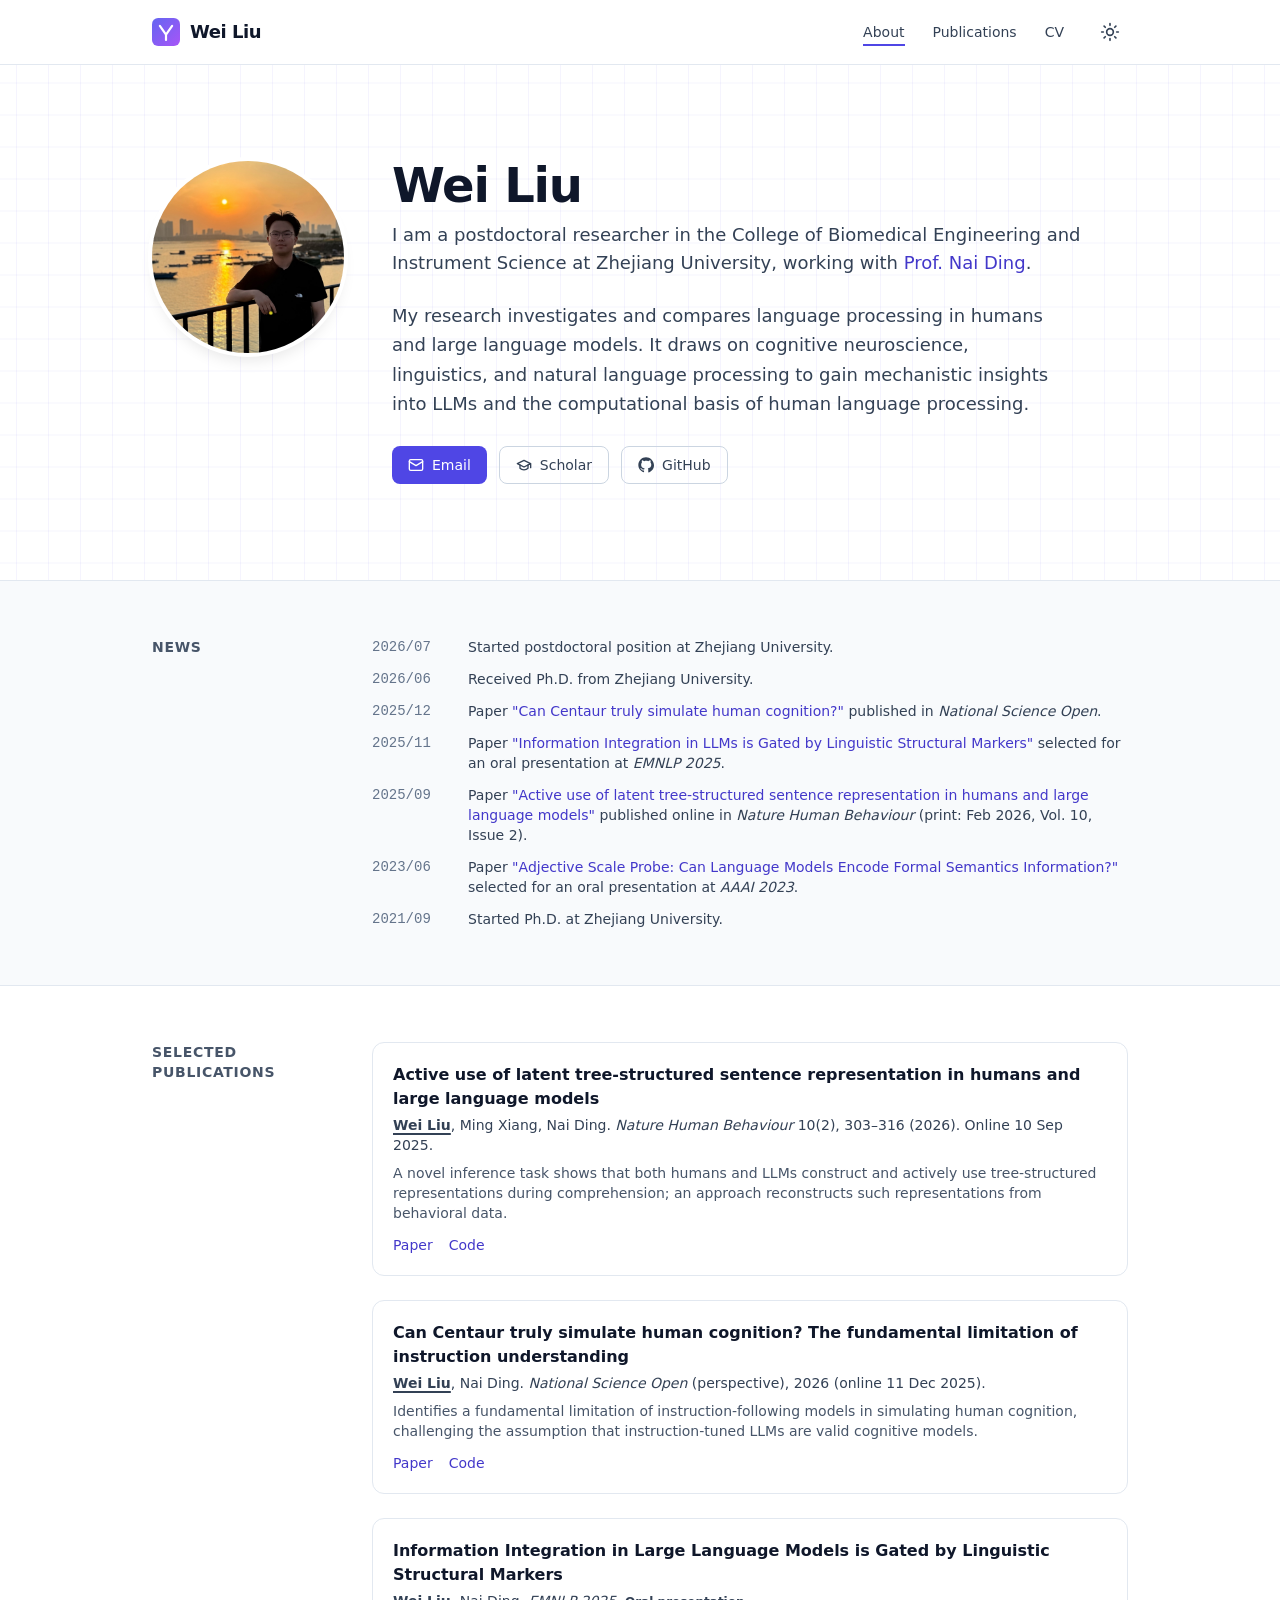
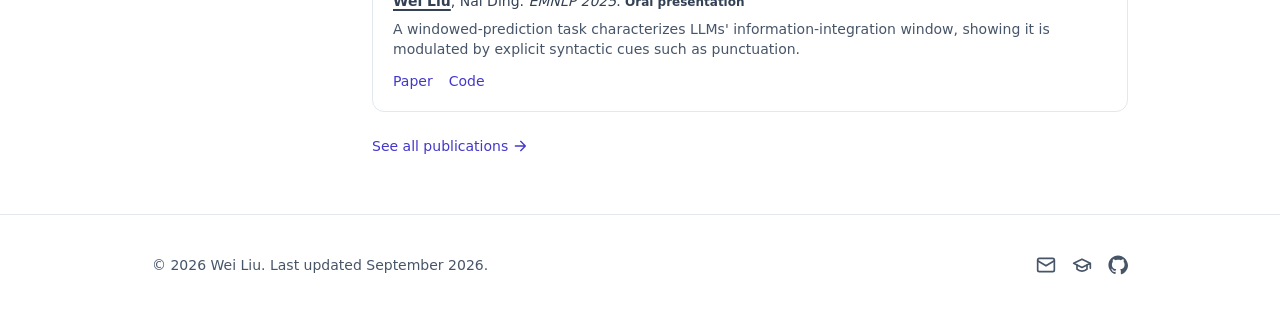
<file: index.html>
<!DOCTYPE html>
<html lang="en" class="scroll-smooth">
<head>
  <meta charset="UTF-8" />
  <meta name="viewport" content="width=device-width, initial-scale=1.0" />
  <title>Wei Liu · Postdoctoral Researcher</title>
  <meta name="description" content="Wei Liu — Postdoctoral Researcher at Zhejiang University. I study and compare how humans and large language models process language, drawing on cognitive neuroscience, linguistics, and natural language processing to understand what their similarities and differences reveal about the mechanistic interpretability of LLMs and the computational basis of human language processing." />
  <meta name="author" content="Wei Liu" />

  <link rel="canonical" href="https://y1ny.github.io/" />

  <link rel="icon" type="image/svg+xml" href="assets/favicon.svg" />
  <link rel="icon" type="image/x-icon" href="assets/favicon.ico" />
  <link rel="shortcut icon" href="assets/favicon.ico" />

  <meta property="og:type" content="profile" />
  <meta property="og:url" content="https://y1ny.github.io/" />
  <meta property="og:title" content="Wei Liu · Postdoctoral Researcher" />
  <meta property="og:description" content="I study and compare how humans and large language models process language, drawing on cognitive neuroscience, linguistics, and NLP to understand mechanistic interpretability of LLMs and the computational basis of human language processing." />
  <meta property="og:image" content="https://y1ny.github.io/assets/profile.jpg" />
  <meta property="og:locale" content="en_US" />
  <meta property="og:site_name" content="Wei Liu" />

  <meta name="twitter:card" content="summary_large_image" />
  <meta name="twitter:url" content="https://y1ny.github.io/" />
  <meta name="twitter:title" content="Wei Liu · Postdoctoral Researcher" />
  <meta name="twitter:description" content="I study and compare how humans and large language models process language, drawing on cognitive neuroscience, linguistics, and NLP to understand mechanistic interpretability of LLMs and the computational basis of human language processing." />
  <meta name="twitter:image" content="https://y1ny.github.io/assets/profile.jpg" />

  <link rel="stylesheet" href="css/tailwind.min.css" />
  <link rel="stylesheet" href="css/style.css" />

  <script type="application/ld+json">
  {
    "@context": "https://schema.org",
    "@type": "Person",
    "name": "Wei Liu",
    "jobTitle": "Postdoctoral Researcher",
    "affiliation": {
      "@type": "CollegeOrUniversity",
      "name": "Zhejiang University",
      "department": "College of Biomedical Engineering and Instrument Science"
    },
    "url": "https://y1ny.github.io/",
    "email": "mailto:liuweilwcn@foxmail.com",
    "sameAs": [
      "https://scholar.google.com/citations?user=812VLhEAAAAJ&hl=zh-CN",
      "https://github.com/y1ny"
    ]
  }
  </script>
</head>
<body class="font-sans bg-white text-slate-800 dark:bg-slate-950 dark:text-slate-200 antialiased">

  <a href="#main" class="sr-only focus:not-sr-only focus:fixed focus:top-2 focus:left-2 focus:z-[100] focus:px-3 focus:py-2 focus:rounded-md focus:bg-accent-600 focus:text-white focus:text-sm">Skip to content</a>

  <header class="sticky top-0 z-50 backdrop-blur bg-white/80 dark:bg-slate-950/80 border-b border-slate-200 dark:border-slate-800">
    <div class="max-w-5xl mx-auto px-6 h-16 flex items-center justify-between">
      <a href="index.html" class="flex items-center gap-2.5 font-bold text-lg tracking-tight" aria-label="Wei Liu — home">
        <svg viewBox="0 0 32 32" class="w-7 h-7" xmlns="http://www.w3.org/2000/svg" aria-hidden="true">
          <defs>
            <linearGradient id="logoGrad" x1="0" y1="0" x2="1" y2="1">
              <stop offset="0%" stop-color="#6366f1"/>
              <stop offset="100%" stop-color="#a855f7"/>
            </linearGradient>
          </defs>
          <rect width="32" height="32" rx="7" fill="url(#logoGrad)"/>
          <path d="M 9 9 L 16 19 L 23 9 M 16 19 L 16 25"
                stroke="white" stroke-width="2.5" fill="none"
                stroke-linecap="round" stroke-linejoin="round"/>
        </svg>
        <span class="text-slate-900 dark:text-white">Wei Liu</span>
      </a>
      <nav class="hidden md:flex items-center gap-7 text-sm font-medium" aria-label="Primary">
        <a href="index.html" class="nav-link text-slate-700 dark:text-slate-300 hover:text-accent-600 dark:hover:text-accent-400" data-nav="index.html">About</a>
        <a href="publications.html" class="nav-link text-slate-700 dark:text-slate-300 hover:text-accent-600 dark:hover:text-accent-400" data-nav="publications.html">Publications</a>
        <a href="cv.html" class="nav-link text-slate-700 dark:text-slate-300 hover:text-accent-600 dark:hover:text-accent-400" data-nav="cv.html">CV</a>
        <button id="theme-toggle" type="button" aria-label="Switch to dark mode" aria-pressed="false" title="Switch to dark mode" class="theme-btn p-2 rounded-lg hover:bg-slate-100 dark:hover:bg-slate-800 text-slate-700 dark:text-yellow-400">
          <!-- Inline sun (light mode shows). -->
          <svg id="icon-sun" class="w-5 h-5" viewBox="0 0 24 24" fill="none" stroke="currentColor" stroke-width="2" stroke-linecap="round" stroke-linejoin="round" aria-hidden="true">
            <circle cx="12" cy="12" r="4"/>
            <path d="M12 2v2M12 20v2M4.93 4.93l1.41 1.41M17.66 17.66l1.41 1.41M2 12h2M20 12h2M4.93 19.07l1.41-1.41M17.66 6.34l1.41-1.41"/>
          </svg>
          <!-- Inline moon (dark mode shows). Explicit fill so it's visible regardless of CSS currentColor. -->
          <svg id="icon-moon" class="w-5 h-5 hidden" viewBox="0 0 24 24" aria-hidden="true">
            <path d="M21 12.79A9 9 0 1 1 11.21 3 7 7 0 0 0 21 12.79z" fill="#facc15" stroke="#facc15" stroke-width="1.5" stroke-linejoin="round"/>
          </svg>
        </button>
      </nav>
      <button id="mobile-menu-btn" type="button" class="md:hidden p-2" aria-label="Open menu" aria-expanded="false" aria-controls="mobile-menu">
        <svg class="w-6 h-6" aria-hidden="true"><use href="assets/icons.svg#i-menu"/></svg>
      </button>
    </div>
    <div id="mobile-menu" class="hidden md:hidden border-t border-slate-200 dark:border-slate-800 bg-white dark:bg-slate-950">
      <div class="max-w-5xl mx-auto px-6 py-3 flex flex-col gap-3 text-sm font-medium">
        <a href="index.html" class="py-1">About</a>
        <a href="publications.html" class="py-1">Publications</a>
        <a href="cv.html" class="py-1">CV</a>
        <button id="theme-toggle-mobile" type="button" class="theme-btn text-left py-1 inline-flex items-center gap-2" aria-label="Switch to dark mode" aria-pressed="false" title="Switch to dark mode">
          <span class="theme-btn-icon-mobile inline-flex items-center justify-center w-5 h-5 text-slate-700 dark:text-yellow-400" aria-hidden="true">
            <!-- Inline sun (light) -->
            <svg class="w-5 h-5 theme-icon-sun" viewBox="0 0 24 24" fill="none" stroke="currentColor" stroke-width="2" stroke-linecap="round" stroke-linejoin="round">
              <circle cx="12" cy="12" r="4"/>
              <path d="M12 2v2M12 20v2M4.93 4.93l1.41 1.41M17.66 17.66l1.41 1.41M2 12h2M20 12h2M4.93 19.07l1.41-1.41M17.66 6.34l1.41-1.41"/>
            </svg>
            <!-- Inline moon (dark) — explicit yellow fill. -->
            <svg class="w-5 h-5 hidden theme-icon-moon" viewBox="0 0 24 24">
              <path d="M21 12.79A9 9 0 1 1 11.21 3 7 7 0 0 0 21 12.79z" fill="#facc15" stroke="#facc15" stroke-width="1.5" stroke-linejoin="round"/>
            </svg>
          </span>
          <span class="theme-btn-label">Switch to dark mode</span>
        </button>
      </div>
    </div>
  </header>

  <main id="main">

  <section class="hero-grid border-b border-slate-200 dark:border-slate-800">
    <div class="max-w-5xl mx-auto px-6 py-16 md:py-24 grid md:grid-cols-[200px_1fr] gap-10 items-start fade-in">
      <div class="flex md:justify-start justify-center">
        <img src="assets/profile.jpg" alt="Wei Liu"
             width="192" height="192"
             decoding="async" fetchpriority="high"
             class="w-44 h-44 md:w-48 md:h-48 rounded-full object-cover ring-4 ring-white dark:ring-slate-800 shadow-lg" />
      </div>
      <div>
        <h1 class="text-4xl md:text-5xl font-extrabold tracking-tight text-slate-900 dark:text-white">Wei Liu</h1>
        <p class="mt-3 text-lg text-slate-700 dark:text-slate-300">
          I am a postdoctoral researcher in the College of Biomedical Engineering and Instrument Science at Zhejiang University, working with
          <a href="https://scholar.google.com/citations?user=Q_mMDVMAAAAJ&amp;hl=zh-CN" target="_blank" rel="noopener" class="text-accent-700 dark:text-accent-400 hover:underline font-medium">Prof. Nai Ding</a>.
        </p>

        <p class="mt-6 text-lg leading-relaxed text-slate-700 dark:text-slate-300 max-w-2xl">My research investigates and compares language processing in humans and large language models. It draws on cognitive neuroscience, linguistics, and natural language processing to gain mechanistic insights into LLMs and the computational basis of human language processing.</p>

        <div class="mt-7 grid grid-cols-2 gap-2 sm:flex sm:flex-wrap sm:gap-3">
          <a href="mailto:liuweilwcn@foxmail.com" class="inline-flex items-center justify-center gap-2 px-4 py-2 rounded-lg bg-accent-600 text-white text-sm font-medium hover:bg-accent-700 transition">
            <svg class="w-4 h-4" aria-hidden="true"><use href="assets/icons.svg#i-mail"/></svg> Email
          </a>
          <a href="https://scholar.google.com/citations?user=812VLhEAAAAJ&amp;hl=zh-CN" target="_blank" rel="noopener" class="inline-flex items-center justify-center gap-2 px-4 py-2 rounded-lg border border-slate-300 dark:border-slate-700 text-sm font-medium text-slate-700 dark:text-slate-300 hover:border-accent-600 hover:text-accent-700 dark:hover:border-accent-400 dark:hover:text-accent-400 transition">
            <svg class="w-4 h-4" aria-hidden="true"><use href="assets/icons.svg#i-graduation-cap"/></svg> Scholar
          </a>
          <a href="https://github.com/y1ny" target="_blank" rel="noopener" class="inline-flex items-center justify-center gap-2 px-4 py-2 rounded-lg border border-slate-300 dark:border-slate-700 text-sm font-medium text-slate-700 dark:text-slate-300 hover:border-accent-600 hover:text-accent-700 dark:hover:border-accent-400 dark:hover:text-accent-400 transition">
            <svg class="w-4 h-4" aria-hidden="true"><use href="assets/icons.svg#i-github"/></svg> GitHub
          </a>
        </div>
      </div>
    </div>
  </section>

  <section class="border-b border-slate-200 dark:border-slate-800 bg-slate-50 dark:bg-slate-900/50">
    <div class="max-w-5xl mx-auto px-6 py-14 grid md:grid-cols-[180px_1fr] gap-10">
      <h2 class="text-sm font-semibold uppercase tracking-wider text-slate-600 dark:text-slate-400">News</h2>
      <ul class="space-y-3 max-w-3xl">
        <li class="flex gap-4 text-sm">
          <span class="text-slate-500 dark:text-slate-400 font-mono w-20 flex-shrink-0">2026/07</span>
          <span class="text-slate-700 dark:text-slate-300">Started postdoctoral position at Zhejiang University.</span>
        </li>
        <li class="flex gap-4 text-sm">
          <span class="text-slate-500 dark:text-slate-400 font-mono w-20 flex-shrink-0">2026/06</span>
          <span class="text-slate-700 dark:text-slate-300">Received Ph.D. from Zhejiang University.</span>
        </li>
        <li class="flex gap-4 text-sm">
          <span class="text-slate-500 dark:text-slate-400 font-mono w-20 flex-shrink-0">2025/12</span>
          <span class="text-slate-700 dark:text-slate-300">
            Paper <a href="https://doi.org/10.1360/nso/20250053" target="_blank" rel="noopener" class="text-accent-700 dark:text-accent-400 hover:underline">"Can Centaur truly simulate human cognition?"</a> published in <em>National Science Open</em>.
          </span>
        </li>
        <li class="flex gap-4 text-sm">
          <span class="text-slate-500 dark:text-slate-400 font-mono w-20 flex-shrink-0">2025/11</span>
          <span class="text-slate-700 dark:text-slate-300">
            Paper <a href="https://doi.org/10.18653/v1/2025.emnlp-main.351" target="_blank" rel="noopener" class="text-accent-700 dark:text-accent-400 hover:underline">"Information Integration in LLMs is Gated by Linguistic Structural Markers"</a> selected for an oral presentation at <em>EMNLP 2025</em>.
          </span>
        </li>
        <li class="flex gap-4 text-sm">
          <span class="text-slate-500 dark:text-slate-400 font-mono w-20 flex-shrink-0">2025/09</span>
          <span class="text-slate-700 dark:text-slate-300">
            Paper <a href="https://doi.org/10.1038/s41562-025-02297-0" target="_blank" rel="noopener" class="text-accent-700 dark:text-accent-400 hover:underline">"Active use of latent tree-structured sentence representation in humans and large language models"</a> published online in <em>Nature Human Behaviour</em> (print: Feb 2026, Vol. 10, Issue 2).
          </span>
        </li>
        <li class="flex gap-4 text-sm">
          <span class="text-slate-500 dark:text-slate-400 font-mono w-20 flex-shrink-0">2023/06</span>
          <span class="text-slate-700 dark:text-slate-300">
            Paper <a href="https://doi.org/10.1609/aaai.v37i11.26559" target="_blank" rel="noopener" class="text-accent-700 dark:text-accent-400 hover:underline">"Adjective Scale Probe: Can Language Models Encode Formal Semantics Information?"</a> selected for an oral presentation at <em>AAAI 2023</em>.
          </span>
        </li>
        <li class="flex gap-4 text-sm">
          <span class="text-slate-500 dark:text-slate-400 font-mono w-20 flex-shrink-0">2021/09</span>
          <span class="text-slate-700 dark:text-slate-300">Started Ph.D. at Zhejiang University.</span>
        </li>
      </ul>
    </div>
  </section>

  <section class="border-b border-slate-200 dark:border-slate-800">
    <div class="max-w-5xl mx-auto px-6 py-14 grid md:grid-cols-[180px_1fr] gap-10">
      <h2 class="text-sm font-semibold uppercase tracking-wider text-slate-600 dark:text-slate-400">Selected<br/>Publications</h2>
      <div class="space-y-6 max-w-3xl">

        <article class="pub-card p-5 rounded-xl border border-slate-200 dark:border-slate-800 hover:border-accent-600 dark:hover:border-accent-400 hover:shadow-md">
          <h3 class="font-semibold text-slate-900 dark:text-white">Active use of latent tree-structured sentence representation in humans and large language models</h3>
          <p class="mt-1 text-sm text-slate-700 dark:text-slate-300"><span class="self-name">Wei Liu</span>, Ming Xiang, Nai Ding. <span class="italic">Nature Human Behaviour</span> 10(2), 303–316 (2026). Online 10 Sep 2025.</p>
          <p class="mt-2 text-sm text-slate-600 dark:text-slate-400">A novel inference task shows that both humans and LLMs construct and actively use tree-structured representations during comprehension; an approach reconstructs such representations from behavioral data.</p>
          <div class="mt-3 flex flex-wrap gap-4 text-sm">
            <a href="https://doi.org/10.1038/s41562-025-02297-0" target="_blank" rel="noopener" class="text-accent-700 dark:text-accent-400 hover:underline">Paper</a>
            <a href="https://github.com/y1ny/WordDeletion" target="_blank" rel="noopener" class="text-accent-700 dark:text-accent-400 hover:underline">Code</a>
          </div>
        </article>

        <article class="pub-card p-5 rounded-xl border border-slate-200 dark:border-slate-800 hover:border-accent-600 dark:hover:border-accent-400 hover:shadow-md">
          <h3 class="font-semibold text-slate-900 dark:text-white">Can Centaur truly simulate human cognition? The fundamental limitation of instruction understanding</h3>
          <p class="mt-1 text-sm text-slate-700 dark:text-slate-300"><span class="self-name">Wei Liu</span>, Nai Ding. <span class="italic">National Science Open</span> (perspective), 2026 (online 11 Dec 2025).</p>
          <p class="mt-2 text-sm text-slate-600 dark:text-slate-400">Identifies a fundamental limitation of instruction-following models in simulating human cognition, challenging the assumption that instruction-tuned LLMs are valid cognitive models.</p>
          <div class="mt-3 flex flex-wrap gap-4 text-sm">
            <a href="https://doi.org/10.1360/nso/20250053" target="_blank" rel="noopener" class="text-accent-700 dark:text-accent-400 hover:underline">Paper</a>
            <a href="https://github.com/y1ny/centaur-evaluation" target="_blank" rel="noopener" class="text-accent-700 dark:text-accent-400 hover:underline">Code</a>
          </div>
        </article>

        <article class="pub-card p-5 rounded-xl border border-slate-200 dark:border-slate-800 hover:border-accent-600 dark:hover:border-accent-400 hover:shadow-md">
          <h3 class="font-semibold text-slate-900 dark:text-white">Information Integration in Large Language Models is Gated by Linguistic Structural Markers</h3>
          <p class="mt-1 text-sm text-slate-700 dark:text-slate-300"><span class="self-name">Wei Liu</span>, Nai Ding. <span class="italic">EMNLP 2025</span>. <span class="oral-tag inline-block ml-1 px-2 py-0.5 rounded text-xs font-semibold bg-accent-100 text-accent-800 dark:bg-accent-900/40 dark:text-accent-200 align-middle">Oral presentation</span></p>
          <p class="mt-2 text-sm text-slate-600 dark:text-slate-400">A windowed-prediction task characterizes LLMs' information-integration window, showing it is modulated by explicit syntactic cues such as punctuation.</p>
          <div class="mt-3 flex flex-wrap gap-4 text-sm">
            <a href="https://aclanthology.org/2025.emnlp-main.351/" target="_blank" rel="noopener" class="text-accent-700 dark:text-accent-400 hover:underline">Paper</a>
            <a href="https://github.com/y1ny/IntegrationWindow" target="_blank" rel="noopener" class="text-accent-700 dark:text-accent-400 hover:underline">Code</a>
          </div>
        </article>

        <a href="publications.html" class="inline-flex items-center gap-1 text-sm text-accent-700 dark:text-accent-400 hover:underline">
          See all publications <svg class="w-4 h-4" aria-hidden="true"><use href="assets/icons.svg#i-arrow-right"/></svg>
        </a>
      </div>
    </div>
  </section>

  </main>

  <footer class="py-10">
    <div class="max-w-5xl mx-auto px-6 flex flex-col sm:flex-row justify-between items-start sm:items-center gap-4 text-sm text-slate-600 dark:text-slate-400">
      <p>© 2026 Wei Liu. Last updated September 2026.</p>
      <div class="flex gap-4">
        <a href="mailto:liuweilwcn@foxmail.com" class="hover:text-accent-700 dark:hover:text-accent-400" aria-label="Email"><svg class="w-5 h-5" aria-hidden="true"><use href="assets/icons.svg#i-mail"/></svg></a>
        <a href="https://scholar.google.com/citations?user=812VLhEAAAAJ&amp;hl=zh-CN" target="_blank" rel="noopener" class="hover:text-accent-700 dark:hover:text-accent-400" aria-label="Google Scholar"><svg class="w-5 h-5" aria-hidden="true"><use href="assets/icons.svg#i-graduation-cap"/></svg></a>
        <a href="https://github.com/y1ny" target="_blank" rel="noopener" class="hover:text-accent-700 dark:hover:text-accent-400" aria-label="GitHub"><svg class="w-5 h-5" aria-hidden="true"><use href="assets/icons.svg#i-github"/></svg></a>
      </div>
    </div>
  </footer>

  <script src="js/main.js"></script>
</body>
</html>
</file>
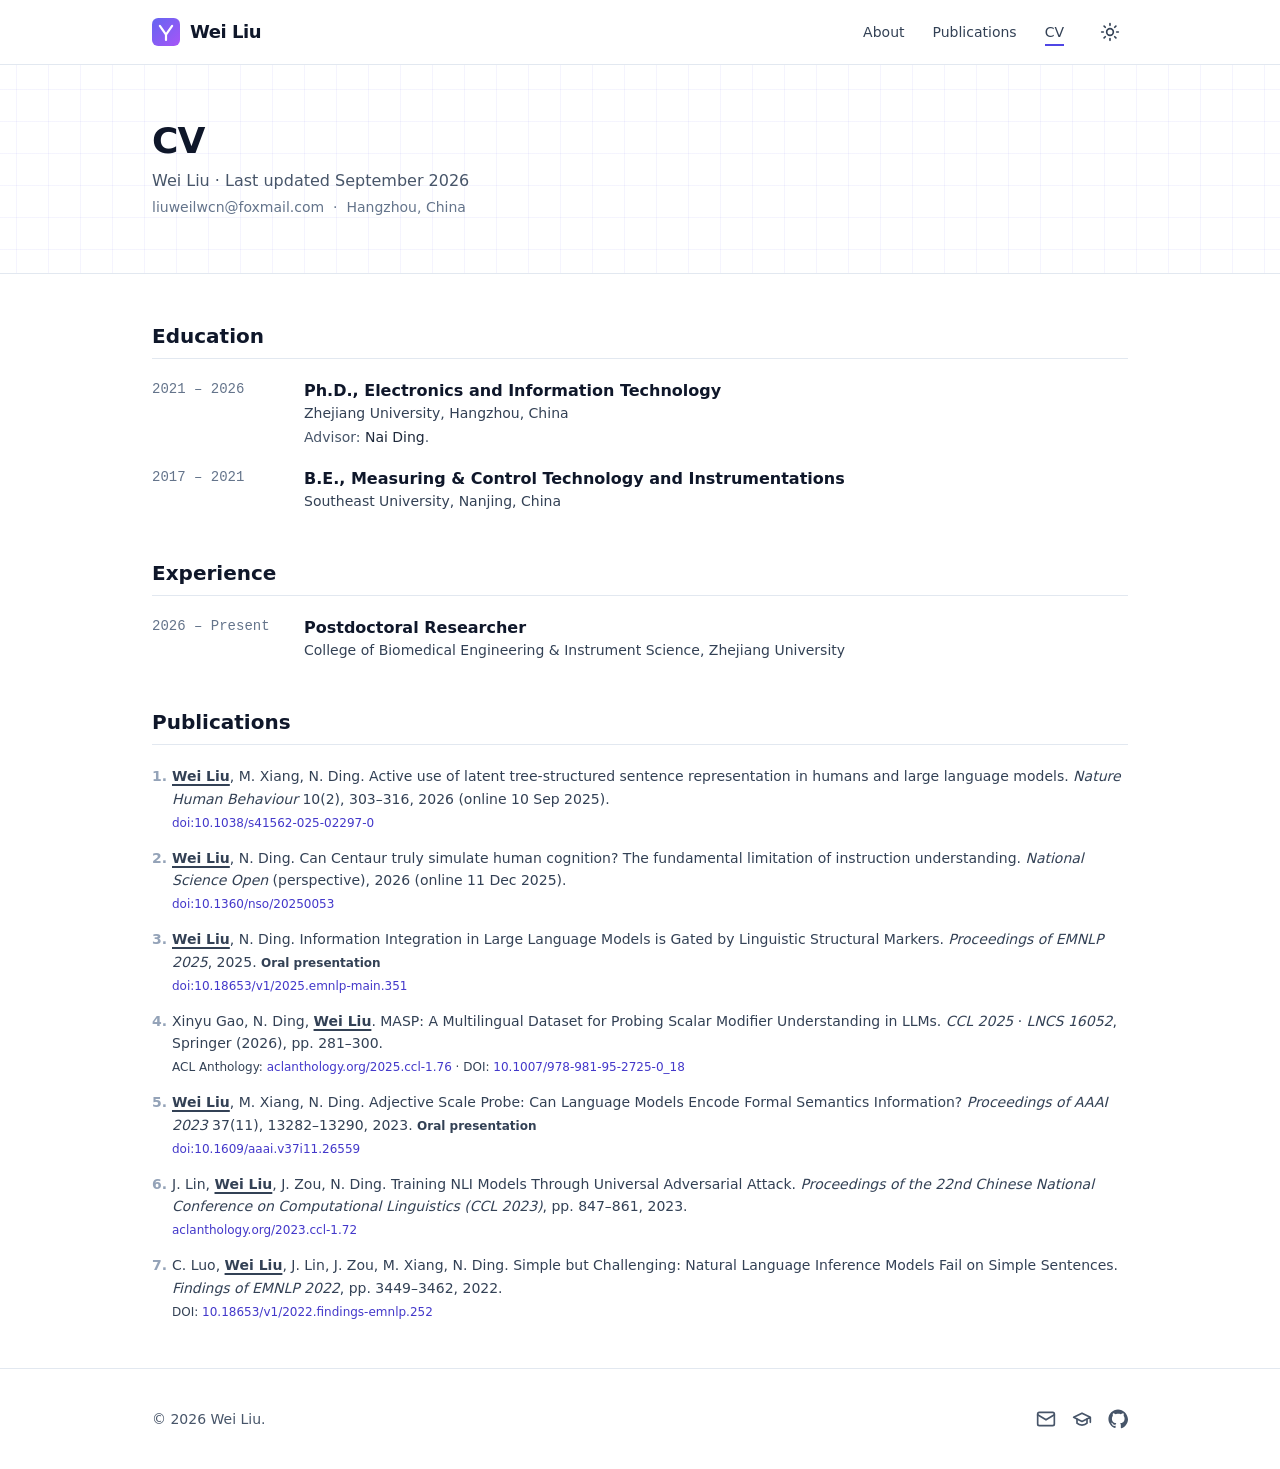
<file: cv.html>
<!DOCTYPE html>
<html lang="en" class="scroll-smooth">
<head>
  <meta charset="UTF-8" />
  <meta name="viewport" content="width=device-width, initial-scale=1.0" />
  <title>CV · Wei Liu</title>
  <meta name="description" content="CV of Wei Liu — Postdoctoral Researcher at Zhejiang University. Education, experience, and seven peer-reviewed publications in mechanistic interpretability of LLMs and computational modeling of human language processing." />
  <meta name="author" content="Wei Liu" />

  <link rel="canonical" href="https://y1ny.github.io/cv.html" />

  <link rel="icon" type="image/svg+xml" href="assets/favicon.svg" />
  <link rel="icon" type="image/x-icon" href="assets/favicon.ico" />
  <link rel="shortcut icon" href="assets/favicon.ico" />

  <meta property="og:type" content="profile" />
  <meta property="og:url" content="https://y1ny.github.io/cv.html" />
  <meta property="og:title" content="CV · Wei Liu" />
  <meta property="og:description" content="CV of Wei Liu — Postdoctoral Researcher at Zhejiang University." />
  <meta property="og:image" content="https://y1ny.github.io/assets/profile.jpg" />
  <meta property="og:locale" content="en_US" />
  <meta property="og:site_name" content="Wei Liu" />

  <meta name="twitter:card" content="summary_large_image" />
  <meta name="twitter:url" content="https://y1ny.github.io/cv.html" />
  <meta name="twitter:title" content="CV · Wei Liu" />
  <meta name="twitter:description" content="CV of Wei Liu — Postdoctoral Researcher at Zhejiang University." />
  <meta name="twitter:image" content="https://y1ny.github.io/assets/profile.jpg" />

  <link rel="stylesheet" href="css/tailwind.min.css" />
  <link rel="stylesheet" href="css/style.css" />

  <script type="application/ld+json">
  {
    "@context": "https://schema.org",
    "@type": "Person",
    "name": "Wei Liu",
    "jobTitle": "Postdoctoral Researcher",
    "affiliation": {
      "@type": "CollegeOrUniversity",
      "name": "Zhejiang University",
      "department": "College of Biomedical Engineering and Instrument Science"
    },
    "url": "https://y1ny.github.io/",
    "email": "mailto:liuweilwcn@foxmail.com",
    "sameAs": [
      "https://scholar.google.com/citations?user=812VLhEAAAAJ&hl=zh-CN",
      "https://github.com/y1ny"
    ],
    "alumniOf": [
      { "@type": "CollegeOrUniversity", "name": "Zhejiang University" },
      { "@type": "CollegeOrUniversity", "name": "Southeast University" }
    ]
  }
  </script>

</head>
<body class="font-sans bg-white text-slate-800 dark:bg-slate-950 dark:text-slate-200 antialiased">

  <a href="#main" class="sr-only focus:not-sr-only focus:fixed focus:top-2 focus:left-2 focus:z-[100] focus:px-3 focus:py-2 focus:rounded-md focus:bg-accent-600 focus:text-white focus:text-sm">Skip to content</a>

  <header class="sticky top-0 z-50 backdrop-blur bg-white/80 dark:bg-slate-950/80 border-b border-slate-200 dark:border-slate-800 no-print">
    <div class="max-w-5xl mx-auto px-6 h-16 flex items-center justify-between">
      <a href="index.html" class="flex items-center gap-2.5 font-bold text-lg tracking-tight" aria-label="Wei Liu — home">
        <svg viewBox="0 0 32 32" class="w-7 h-7" xmlns="http://www.w3.org/2000/svg" aria-hidden="true">
          <defs>
            <linearGradient id="logoGrad" x1="0" y1="0" x2="1" y2="1">
              <stop offset="0%" stop-color="#6366f1"/>
              <stop offset="100%" stop-color="#a855f7"/>
            </linearGradient>
          </defs>
          <rect width="32" height="32" rx="7" fill="url(#logoGrad)"/>
          <path d="M 9 9 L 16 19 L 23 9 M 16 19 L 16 25"
                stroke="white" stroke-width="2.5" fill="none"
                stroke-linecap="round" stroke-linejoin="round"/>
        </svg>
        <span class="text-slate-900 dark:text-white">Wei Liu</span>
      </a>
      <nav class="hidden md:flex items-center gap-7 text-sm font-medium" aria-label="Primary">
        <a href="index.html" class="nav-link text-slate-700 dark:text-slate-300 hover:text-accent-600 dark:hover:text-accent-400" data-nav="index.html">About</a>
        <a href="publications.html" class="nav-link text-slate-700 dark:text-slate-300 hover:text-accent-600 dark:hover:text-accent-400" data-nav="publications.html">Publications</a>
        <a href="cv.html" class="nav-link text-slate-700 dark:text-slate-300 hover:text-accent-600 dark:hover:text-accent-400" data-nav="cv.html">CV</a>
        <button id="theme-toggle" type="button" aria-label="Switch to dark mode" aria-pressed="false" title="Switch to dark mode" class="theme-btn p-2 rounded-lg hover:bg-slate-100 dark:hover:bg-slate-800 text-slate-700 dark:text-yellow-400">
          <!-- Inline sun (light mode shows). -->
          <svg id="icon-sun" class="w-5 h-5" viewBox="0 0 24 24" fill="none" stroke="currentColor" stroke-width="2" stroke-linecap="round" stroke-linejoin="round" aria-hidden="true">
            <circle cx="12" cy="12" r="4"/>
            <path d="M12 2v2M12 20v2M4.93 4.93l1.41 1.41M17.66 17.66l1.41 1.41M2 12h2M20 12h2M4.93 19.07l1.41-1.41M17.66 6.34l1.41-1.41"/>
          </svg>
          <!-- Inline moon (dark mode shows). Explicit fill so it's visible regardless of CSS currentColor. -->
          <svg id="icon-moon" class="w-5 h-5 hidden" viewBox="0 0 24 24" aria-hidden="true">
            <path d="M21 12.79A9 9 0 1 1 11.21 3 7 7 0 0 0 21 12.79z" fill="#facc15" stroke="#facc15" stroke-width="1.5" stroke-linejoin="round"/>
          </svg>
        </button>
      </nav>
      <button id="mobile-menu-btn" type="button" class="md:hidden p-2" aria-label="Open menu" aria-expanded="false" aria-controls="mobile-menu">
        <svg class="w-6 h-6" aria-hidden="true"><use href="assets/icons.svg#i-menu"/></svg>
      </button>
    </div>
    <div id="mobile-menu" class="hidden md:hidden border-t border-slate-200 dark:border-slate-800 bg-white dark:bg-slate-950">
      <div class="max-w-5xl mx-auto px-6 py-3 flex flex-col gap-3 text-sm font-medium">
        <a href="index.html" class="py-1">About</a>
        <a href="publications.html" class="py-1">Publications</a>
        <a href="cv.html" class="py-1">CV</a>
        <button id="theme-toggle-mobile" type="button" class="theme-btn text-left py-1 inline-flex items-center gap-2" aria-label="Switch to dark mode" aria-pressed="false" title="Switch to dark mode">
          <span class="theme-btn-icon-mobile inline-flex items-center justify-center w-5 h-5 text-slate-700 dark:text-yellow-400" aria-hidden="true">
            <!-- Inline sun (light) -->
            <svg class="w-5 h-5 theme-icon-sun" viewBox="0 0 24 24" fill="none" stroke="currentColor" stroke-width="2" stroke-linecap="round" stroke-linejoin="round">
              <circle cx="12" cy="12" r="4"/>
              <path d="M12 2v2M12 20v2M4.93 4.93l1.41 1.41M17.66 17.66l1.41 1.41M2 12h2M20 12h2M4.93 19.07l1.41-1.41M17.66 6.34l1.41-1.41"/>
            </svg>
            <!-- Inline moon (dark) — explicit yellow fill. -->
            <svg class="w-5 h-5 hidden theme-icon-moon" viewBox="0 0 24 24">
              <path d="M21 12.79A9 9 0 1 1 11.21 3 7 7 0 0 0 21 12.79z" fill="#facc15" stroke="#facc15" stroke-width="1.5" stroke-linejoin="round"/>
            </svg>
          </span>
          <span class="theme-btn-label">Switch to dark mode</span>
        </button>
      </div>
    </div>
  </header>

  <main id="main">

  <section class="border-b border-slate-200 dark:border-slate-800 hero-grid">
    <div class="max-w-5xl mx-auto px-6 py-14 fade-in">
      <h1 class="text-3xl md:text-4xl font-extrabold tracking-tight text-slate-900 dark:text-white">CV</h1>
      <p class="mt-2 text-slate-600 dark:text-slate-400">Wei Liu · Last updated September 2026</p>
      <p class="mt-1 text-sm text-slate-500 dark:text-slate-400">liuweilwcn@foxmail.com &nbsp;·&nbsp; Hangzhou, China</p>
    </div>
  </section>

  <div class="max-w-5xl mx-auto px-6 py-12 space-y-12 cv-print-root">

    <section>
      <h2 class="text-xl font-bold text-slate-900 dark:text-white mb-5 pb-2 border-b border-slate-200 dark:border-slate-800">Education</h2>
      <div class="space-y-5">
        <div class="grid md:grid-cols-[140px_1fr] gap-3">
          <span class="text-sm font-mono text-slate-500 dark:text-slate-400">2021 – 2026</span>
          <div>
            <p class="font-semibold text-slate-900 dark:text-white">Ph.D., Electronics and Information Technology</p>
            <p class="text-sm text-slate-700 dark:text-slate-300">Zhejiang University, Hangzhou, China</p>
            <p class="text-sm text-slate-600 dark:text-slate-400 mt-1">Advisor: <a href="https://scholar.google.com/citations?user=Q_mMDVMAAAAJ&amp;hl=zh-CN" target="_blank" rel="noopener" class="font-medium text-slate-800 dark:text-slate-200 hover:text-accent-700 dark:hover:text-accent-400 hover:underline">Nai Ding</a>.</p>
          </div>
        </div>
        <div class="grid md:grid-cols-[140px_1fr] gap-3">
          <span class="text-sm font-mono text-slate-500 dark:text-slate-400">2017 – 2021</span>
          <div>
            <p class="font-semibold text-slate-900 dark:text-white">B.E., Measuring &amp; Control Technology and Instrumentations</p>
            <p class="text-sm text-slate-700 dark:text-slate-300">Southeast University, Nanjing, China</p>
          </div>
        </div>
      </div>
    </section>

    <section>
      <h2 class="text-xl font-bold text-slate-900 dark:text-white mb-5 pb-2 border-b border-slate-200 dark:border-slate-800">Experience</h2>
      <div class="space-y-5">
        <div class="grid md:grid-cols-[140px_1fr] gap-3">
          <span class="text-sm font-mono text-slate-500 dark:text-slate-400">2026 – Present</span>
          <div>
            <p class="font-semibold text-slate-900 dark:text-white">Postdoctoral Researcher</p>
            <p class="text-sm text-slate-700 dark:text-slate-300">College of Biomedical Engineering &amp; Instrument Science, Zhejiang University</p>
          </div>
        </div>
      </div>
    </section>

    <section>
      <h2 class="text-xl font-bold text-slate-900 dark:text-white mb-5 pb-2 border-b border-slate-200 dark:border-slate-800">Publications</h2>
      <ol class="space-y-4 text-slate-700 dark:text-slate-300 text-sm leading-relaxed list-decimal list-outside ml-5 marker:font-semibold marker:text-slate-400">

        <li class="break-inside-avoid">
          <span class="self-name">Wei Liu</span>, M. Xiang, N. Ding. Active use of latent tree-structured sentence representation in humans and large language models. <span class="italic">Nature Human Behaviour</span> 10(2), 303–316, 2026 (online 10 Sep 2025).
          <span class="block mt-1 text-xs"><a href="https://doi.org/10.1038/s41562-025-02297-0" target="_blank" rel="noopener" class="text-accent-700 dark:text-accent-400 hover:underline">doi:10.1038/s41562-025-02297-0</a></span>
        </li>

        <li class="break-inside-avoid">
          <span class="self-name">Wei Liu</span>, N. Ding. Can Centaur truly simulate human cognition? The fundamental limitation of instruction understanding. <span class="italic">National Science Open</span> (perspective), 2026 (online 11 Dec 2025).
          <span class="block mt-1 text-xs"><a href="https://doi.org/10.1360/nso/20250053" target="_blank" rel="noopener" class="text-accent-700 dark:text-accent-400 hover:underline">doi:10.1360/nso/20250053</a></span>
        </li>

        <li class="break-inside-avoid">
          <span class="self-name">Wei Liu</span>, N. Ding. Information Integration in Large Language Models is Gated by Linguistic Structural Markers. <span class="italic">Proceedings of EMNLP 2025</span>, 2025. <span class="oral-tag inline-block ml-1 px-2 py-0.5 rounded text-xs font-semibold bg-accent-100 text-accent-800 dark:bg-accent-900/40 dark:text-accent-200 align-middle">Oral presentation</span>
          <span class="block mt-1 text-xs"><a href="https://doi.org/10.18653/v1/2025.emnlp-main.351" target="_blank" rel="noopener" class="text-accent-700 dark:text-accent-400 hover:underline">doi:10.18653/v1/2025.emnlp-main.351</a></span>
        </li>

        <li class="break-inside-avoid">
          Xinyu Gao, N. Ding, <span class="self-name">Wei Liu</span>. MASP: A Multilingual Dataset for Probing Scalar Modifier Understanding in LLMs. <span class="italic">CCL 2025</span> · <span class="italic">LNCS 16052</span>, Springer (2026), pp. 281–300.
          <span class="block mt-1 text-xs">ACL Anthology: <a href="https://aclanthology.org/2025.ccl-1.76/" target="_blank" rel="noopener" class="text-accent-700 dark:text-accent-400 hover:underline">aclanthology.org/2025.ccl-1.76</a> · DOI: <a href="https://doi.org/10.1007/978-981-95-2725-0_18" target="_blank" rel="noopener" class="text-accent-700 dark:text-accent-400 hover:underline">10.1007/978-981-95-2725-0_18</a></span>
        </li>

        <li class="break-inside-avoid">
          <span class="self-name">Wei Liu</span>, M. Xiang, N. Ding. Adjective Scale Probe: Can Language Models Encode Formal Semantics Information? <span class="italic">Proceedings of AAAI 2023</span> 37(11), 13282–13290, 2023. <span class="oral-tag inline-block ml-1 px-2 py-0.5 rounded text-xs font-semibold bg-accent-100 text-accent-800 dark:bg-accent-900/40 dark:text-accent-200 align-middle">Oral presentation</span>
          <span class="block mt-1 text-xs"><a href="https://doi.org/10.1609/aaai.v37i11.26559" target="_blank" rel="noopener" class="text-accent-700 dark:text-accent-400 hover:underline">doi:10.1609/aaai.v37i11.26559</a></span>
        </li>

        <li class="break-inside-avoid">
          J. Lin, <span class="self-name">Wei Liu</span>, J. Zou, N. Ding. Training NLI Models Through Universal Adversarial Attack. <span class="italic">Proceedings of the 22nd Chinese National Conference on Computational Linguistics (CCL 2023)</span>, pp. 847–861, 2023.
          <span class="block mt-1 text-xs"><a href="https://aclanthology.org/2023.ccl-1.72/" target="_blank" rel="noopener" class="text-accent-700 dark:text-accent-400 hover:underline">aclanthology.org/2023.ccl-1.72</a></span>
        </li>

        <li class="break-inside-avoid">
          C. Luo, <span class="self-name">Wei Liu</span>, J. Lin, J. Zou, M. Xiang, N. Ding. Simple but Challenging: Natural Language Inference Models Fail on Simple Sentences. <span class="italic">Findings of EMNLP 2022</span>, pp. 3449–3462, 2022.
          <span class="block mt-1 text-xs">DOI: <a href="https://doi.org/10.18653/v1/2022.findings-emnlp.252" target="_blank" rel="noopener" class="text-accent-700 dark:text-accent-400 hover:underline">10.18653/v1/2022.findings-emnlp.252</a></span>
        </li>

      </ol>
    </section>

  </div>

  </main>

  <footer class="py-10 border-t border-slate-200 dark:border-slate-800 no-print">
    <div class="max-w-5xl mx-auto px-6 flex flex-col sm:flex-row justify-between items-start sm:items-center gap-4 text-sm text-slate-600 dark:text-slate-400">
      <p>© 2026 Wei Liu.</p>
      <div class="flex gap-4">
        <a href="mailto:liuweilwcn@foxmail.com" class="hover:text-accent-700 dark:hover:text-accent-400" aria-label="Email"><svg class="w-5 h-5" aria-hidden="true"><use href="assets/icons.svg#i-mail"/></svg></a>
        <a href="https://scholar.google.com/citations?user=812VLhEAAAAJ&amp;hl=zh-CN" target="_blank" rel="noopener" class="hover:text-accent-700 dark:hover:text-accent-400" aria-label="Google Scholar"><svg class="w-5 h-5" aria-hidden="true"><use href="assets/icons.svg#i-graduation-cap"/></svg></a>
        <a href="https://github.com/y1ny" target="_blank" rel="noopener" class="hover:text-accent-700 dark:hover:text-accent-400" aria-label="GitHub"><svg class="w-5 h-5" aria-hidden="true"><use href="assets/icons.svg#i-github"/></svg></a>
      </div>
    </div>
  </footer>

  <script src="js/main.js"></script>
</body>
</html>
</file>
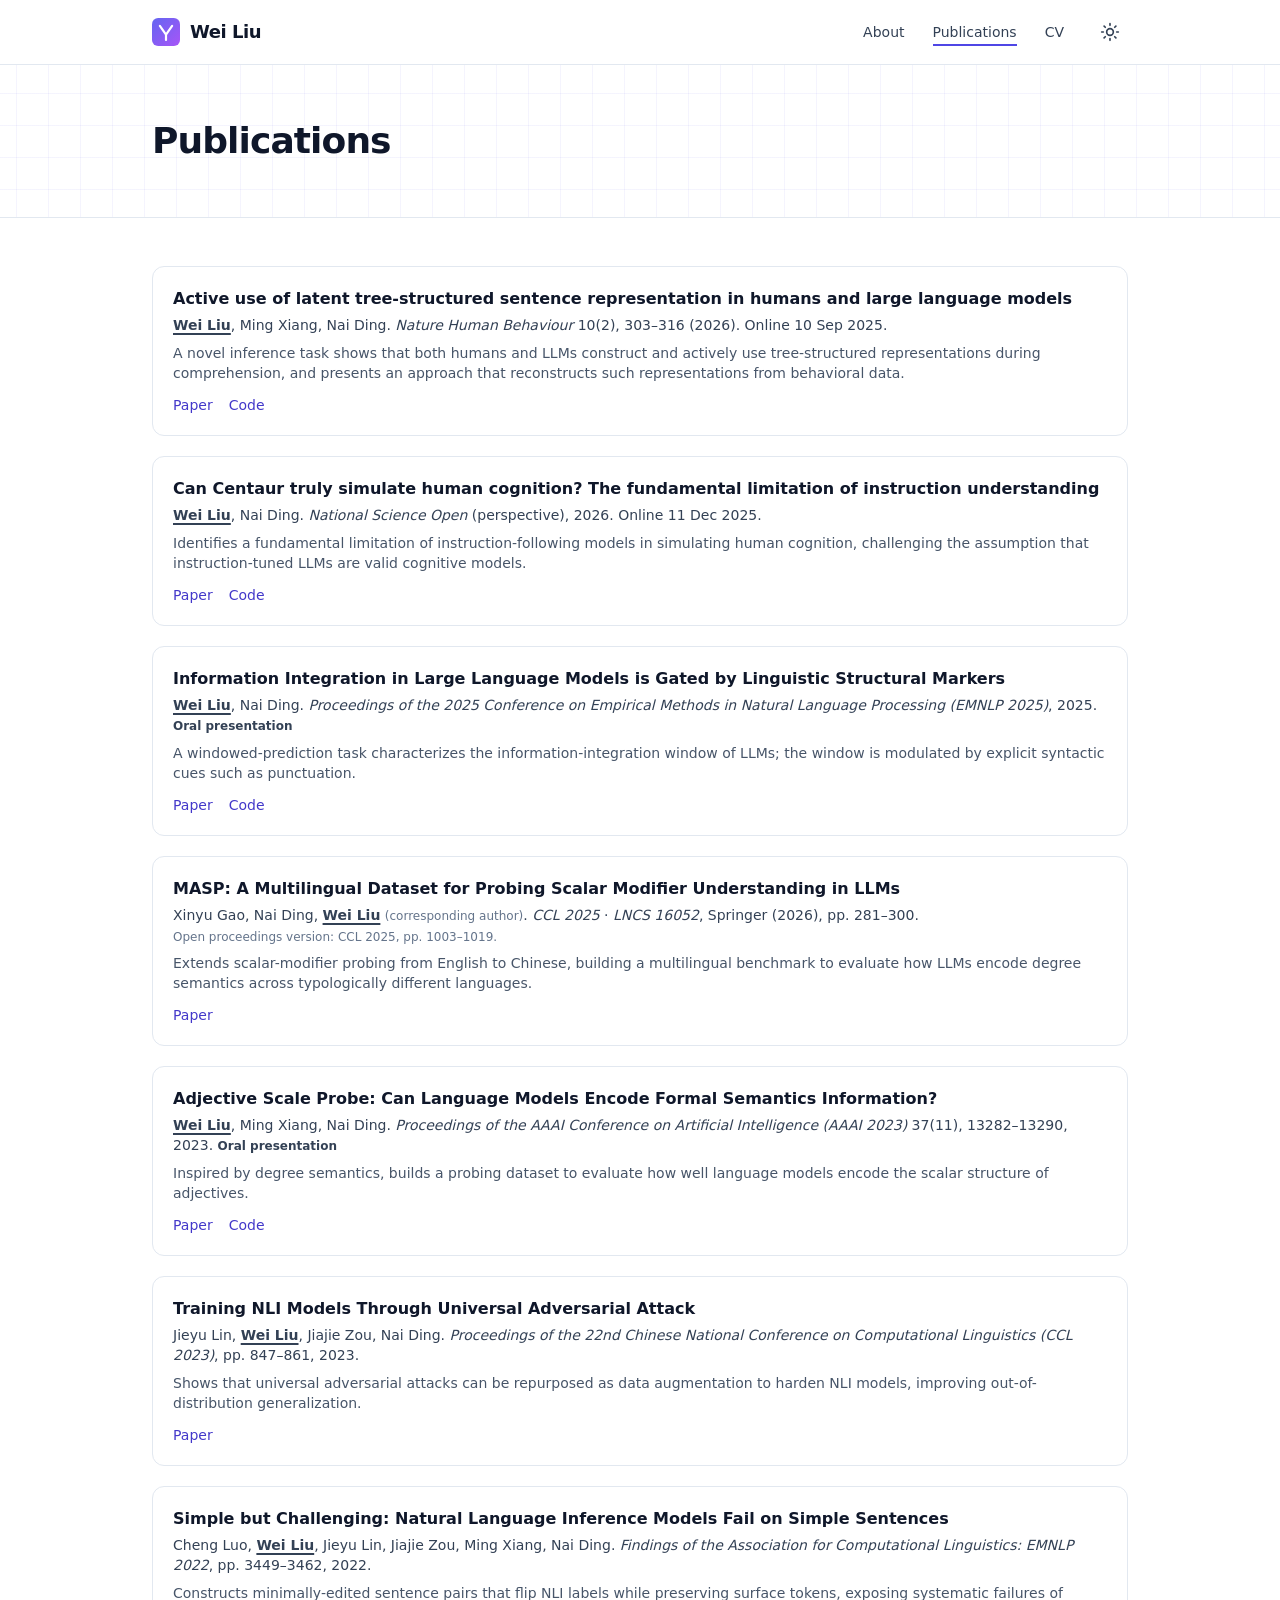
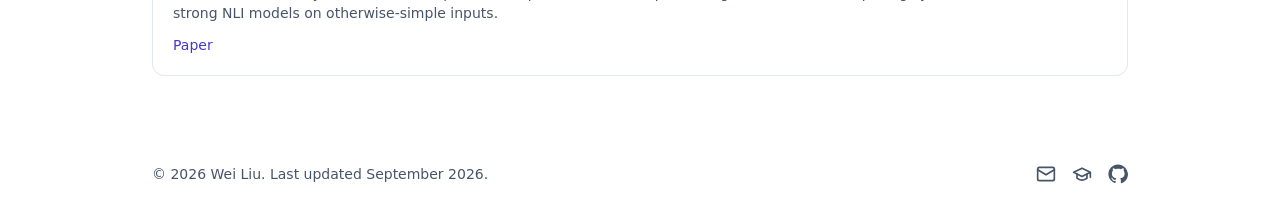
<file: publications.html>
<!DOCTYPE html>
<html lang="en" class="scroll-smooth">
<head>
  <meta charset="UTF-8" />
  <meta name="viewport" content="width=device-width, initial-scale=1.0" />
  <title>Publications · Wei Liu</title>
  <meta name="description" content="Publications by Wei Liu — Postdoctoral Researcher at Zhejiang University. Seven peer-reviewed papers on mechanistic interpretability of LLMs and computational modeling of human language processing." />
  <meta name="author" content="Wei Liu" />

  <link rel="canonical" href="https://y1ny.github.io/publications.html" />

  <link rel="icon" type="image/svg+xml" href="assets/favicon.svg" />
  <link rel="icon" type="image/x-icon" href="assets/favicon.ico" />
  <link rel="shortcut icon" href="assets/favicon.ico" />

  <meta property="og:type" content="profile" />
  <meta property="og:url" content="https://y1ny.github.io/publications.html" />
  <meta property="og:title" content="Publications · Wei Liu" />
  <meta property="og:description" content="Seven papers on tree-structured representations, information integration, instruction-tuning limits, scalar-modifier probing, and adversarial robustness of NLI models." />
  <meta property="og:image" content="https://y1ny.github.io/assets/profile.jpg" />
  <meta property="og:locale" content="en_US" />
  <meta property="og:site_name" content="Wei Liu" />

  <meta name="twitter:card" content="summary_large_image" />
  <meta name="twitter:url" content="https://y1ny.github.io/publications.html" />
  <meta name="twitter:title" content="Publications · Wei Liu" />
  <meta name="twitter:description" content="Seven papers on tree-structured representations, information integration, instruction-tuning limits, scalar-modifier probing, and adversarial robustness of NLI models." />
  <meta name="twitter:image" content="https://y1ny.github.io/assets/profile.jpg" />

  <link rel="stylesheet" href="css/tailwind.min.css" />
  <link rel="stylesheet" href="css/style.css" />

  <script type="application/ld+json">
  {
    "@context": "https://schema.org",
    "@type": "CollectionPage",
    "name": "Publications — Wei Liu",
    "url": "https://y1ny.github.io/publications.html",
    "isPartOf": { "@type": "WebSite", "url": "https://y1ny.github.io/" },
    "about": {
      "@type": "Person",
      "name": "Wei Liu",
      "jobTitle": "Postdoctoral Researcher",
      "affiliation": {
        "@type": "CollegeOrUniversity",
        "name": "Zhejiang University",
        "department": "College of Biomedical Engineering and Instrument Science"
      },
      "url": "https://y1ny.github.io/",
      "sameAs": [
        "https://scholar.google.com/citations?user=812VLhEAAAAJ&hl=zh-CN",
        "https://github.com/y1ny"
      ]
    }
  }
  </script>
</head>
<body class="font-sans min-h-screen bg-white dark:bg-slate-950 text-slate-800 dark:text-slate-200 antialiased">
  <a href="#main" class="sr-only focus:not-sr-only focus:fixed focus:top-2 focus:left-2 focus:z-[100] focus:px-3 focus:py-2 focus:rounded-md focus:bg-accent-600 focus:text-white focus:text-sm">Skip to main content</a>

  <header class="sticky top-0 z-50 backdrop-blur bg-white/80 dark:bg-slate-950/80 border-b border-slate-200 dark:border-slate-800">
    <div class="max-w-5xl mx-auto px-6 h-16 flex items-center justify-between">
      <a href="index.html" class="flex items-center gap-2.5 font-bold text-lg tracking-tight" aria-label="Wei Liu — home">
        <svg viewBox="0 0 32 32" class="w-7 h-7" xmlns="http://www.w3.org/2000/svg" aria-hidden="true">
          <defs>
            <linearGradient id="logoGrad" x1="0" y1="0" x2="1" y2="1">
              <stop offset="0%" stop-color="#6366f1"/>
              <stop offset="100%" stop-color="#a855f7"/>
            </linearGradient>
          </defs>
          <rect width="32" height="32" rx="7" fill="url(#logoGrad)"/>
          <path d="M 9 9 L 16 19 L 23 9 M 16 19 L 16 25"
                stroke="white" stroke-width="2.5" fill="none"
                stroke-linecap="round" stroke-linejoin="round"/>
        </svg>
        <span class="text-slate-900 dark:text-white">Wei Liu</span>
      </a>
      <nav class="hidden md:flex items-center gap-7 text-sm font-medium" aria-label="Primary">
        <a href="index.html" class="nav-link text-slate-700 dark:text-slate-300 hover:text-accent-600 dark:hover:text-accent-400" data-nav="index.html">About</a>
        <a href="publications.html" class="nav-link text-slate-700 dark:text-slate-300 hover:text-accent-600 dark:hover:text-accent-400" data-nav="publications.html">Publications</a>
        <a href="cv.html" class="nav-link text-slate-700 dark:text-slate-300 hover:text-accent-600 dark:hover:text-accent-400" data-nav="cv.html">CV</a>
        <button id="theme-toggle" type="button" aria-label="Switch to dark mode" aria-pressed="false" title="Switch to dark mode" class="theme-btn p-2 rounded-lg hover:bg-slate-100 dark:hover:bg-slate-800 text-slate-700 dark:text-yellow-400">
          <!-- Inline sun (light mode shows). -->
          <svg id="icon-sun" class="w-5 h-5" viewBox="0 0 24 24" fill="none" stroke="currentColor" stroke-width="2" stroke-linecap="round" stroke-linejoin="round" aria-hidden="true">
            <circle cx="12" cy="12" r="4"/>
            <path d="M12 2v2M12 20v2M4.93 4.93l1.41 1.41M17.66 17.66l1.41 1.41M2 12h2M20 12h2M4.93 19.07l1.41-1.41M17.66 6.34l1.41-1.41"/>
          </svg>
          <!-- Inline moon (dark mode shows). Explicit fill so it's visible regardless of CSS currentColor. -->
          <svg id="icon-moon" class="w-5 h-5 hidden" viewBox="0 0 24 24" aria-hidden="true">
            <path d="M21 12.79A9 9 0 1 1 11.21 3 7 7 0 0 0 21 12.79z" fill="#facc15" stroke="#facc15" stroke-width="1.5" stroke-linejoin="round"/>
          </svg>
        </button>
      </nav>
      <button id="mobile-menu-btn" type="button" class="md:hidden p-2" aria-label="Open menu" aria-expanded="false" aria-controls="mobile-menu">
        <svg class="w-6 h-6" aria-hidden="true"><use href="assets/icons.svg#i-menu"/></svg>
      </button>
    </div>
    <div id="mobile-menu" class="hidden md:hidden border-t border-slate-200 dark:border-slate-800 bg-white dark:bg-slate-950">
      <div class="max-w-5xl mx-auto px-6 py-3 flex flex-col gap-3 text-sm font-medium">
        <a href="index.html" class="py-1">About</a>
        <a href="publications.html" class="py-1">Publications</a>
        <a href="cv.html" class="py-1">CV</a>
        <button id="theme-toggle-mobile" type="button" class="theme-btn text-left py-1 inline-flex items-center gap-2" aria-label="Switch to dark mode" aria-pressed="false" title="Switch to dark mode">
          <span class="theme-btn-icon-mobile inline-flex items-center justify-center w-5 h-5 text-slate-700 dark:text-yellow-400" aria-hidden="true">
            <!-- Inline sun (light) -->
            <svg class="w-5 h-5 theme-icon-sun" viewBox="0 0 24 24" fill="none" stroke="currentColor" stroke-width="2" stroke-linecap="round" stroke-linejoin="round">
              <circle cx="12" cy="12" r="4"/>
              <path d="M12 2v2M12 20v2M4.93 4.93l1.41 1.41M17.66 17.66l1.41 1.41M2 12h2M20 12h2M4.93 19.07l1.41-1.41M17.66 6.34l1.41-1.41"/>
            </svg>
            <!-- Inline moon (dark) — explicit yellow fill. -->
            <svg class="w-5 h-5 hidden theme-icon-moon" viewBox="0 0 24 24">
              <path d="M21 12.79A9 9 0 1 1 11.21 3 7 7 0 0 0 21 12.79z" fill="#facc15" stroke="#facc15" stroke-width="1.5" stroke-linejoin="round"/>
            </svg>
          </span>
          <span class="theme-btn-label">Switch to dark mode</span>
        </button>
      </div>
    </div>
  </header>

  <main id="main">

  <section class="border-b border-slate-200 dark:border-slate-800 hero-grid">
    <div class="max-w-5xl mx-auto px-6 py-14 fade-in">
      <h1 class="text-3xl md:text-4xl font-extrabold tracking-tight text-slate-900 dark:text-white">Publications</h1>
    </div>
  </section>

  <div class="max-w-5xl mx-auto px-6 py-12">
    <div class="space-y-5">

      <!-- 1. Nature Human Behaviour 2026 (online 2025-09-10) -->
      <article class="pub-card p-5 rounded-xl border border-slate-200 dark:border-slate-800">
        <h3 class="font-semibold text-slate-900 dark:text-white">Active use of latent tree-structured sentence representation in humans and large language models</h3>
        <p class="mt-1 text-sm text-slate-700 dark:text-slate-300"><span class="self-name">Wei Liu</span>, Ming Xiang, Nai Ding. <span class="italic">Nature Human Behaviour</span> 10(2), 303–316 (2026). Online 10 Sep 2025.</p>
        <p class="mt-2 text-sm text-slate-600 dark:text-slate-400">A novel inference task shows that both humans and LLMs construct and actively use tree-structured representations during comprehension, and presents an approach that reconstructs such representations from behavioral data.</p>
        <div class="mt-3 flex flex-wrap gap-4 text-sm items-center">
          <a href="https://doi.org/10.1038/s41562-025-02297-0" target="_blank" rel="noopener" class="text-accent-700 dark:text-accent-400 hover:underline">Paper</a>
          <a href="https://github.com/y1ny/WordDeletion" target="_blank" rel="noopener" class="text-accent-700 dark:text-accent-400 hover:underline">Code</a>
        </div>
      </article>

      <!-- 2. National Science Open 2026 (online 2025-12-11) -->
      <article class="pub-card p-5 rounded-xl border border-slate-200 dark:border-slate-800">
        <h3 class="font-semibold text-slate-900 dark:text-white">Can Centaur truly simulate human cognition? The fundamental limitation of instruction understanding</h3>
        <p class="mt-1 text-sm text-slate-700 dark:text-slate-300"><span class="self-name">Wei Liu</span>, Nai Ding. <span class="italic">National Science Open</span> (perspective), 2026. Online 11 Dec 2025.</p>
        <p class="mt-2 text-sm text-slate-600 dark:text-slate-400">Identifies a fundamental limitation of instruction-following models in simulating human cognition, challenging the assumption that instruction-tuned LLMs are valid cognitive models.</p>
        <div class="mt-3 flex flex-wrap gap-4 text-sm items-center">
          <a href="https://doi.org/10.1360/nso/20250053" target="_blank" rel="noopener" class="text-accent-700 dark:text-accent-400 hover:underline">Paper</a>
          <a href="https://github.com/y1ny/centaur-evaluation" target="_blank" rel="noopener" class="text-accent-700 dark:text-accent-400 hover:underline">Code</a>
        </div>
      </article>

      <!-- 3. EMNLP 2025 -->
      <article class="pub-card p-5 rounded-xl border border-slate-200 dark:border-slate-800">
        <h3 class="font-semibold text-slate-900 dark:text-white">Information Integration in Large Language Models is Gated by Linguistic Structural Markers</h3>
        <p class="mt-1 text-sm text-slate-700 dark:text-slate-300"><span class="self-name">Wei Liu</span>, Nai Ding. <span class="italic">Proceedings of the 2025 Conference on Empirical Methods in Natural Language Processing (EMNLP 2025)</span>, 2025. <span class="oral-tag inline-block ml-1 px-2 py-0.5 rounded text-xs font-semibold bg-accent-100 text-accent-800 dark:bg-accent-900/40 dark:text-accent-200 align-middle">Oral presentation</span></p>
        <p class="mt-2 text-sm text-slate-600 dark:text-slate-400">A windowed-prediction task characterizes the information-integration window of LLMs; the window is modulated by explicit syntactic cues such as punctuation.</p>
        <div class="mt-3 flex flex-wrap gap-4 text-sm items-center">
          <a href="https://aclanthology.org/2025.emnlp-main.351/" target="_blank" rel="noopener" class="text-accent-700 dark:text-accent-400 hover:underline">Paper</a>
          <a href="https://github.com/y1ny/IntegrationWindow" target="_blank" rel="noopener" class="text-accent-700 dark:text-accent-400 hover:underline">Code</a>
        </div>
      </article>

      <!-- 4. MASP — CCL 2025 / Springer LNCS 2026 -->
      <article class="pub-card p-5 rounded-xl border border-slate-200 dark:border-slate-800">
        <h3 class="font-semibold text-slate-900 dark:text-white">MASP: A Multilingual Dataset for Probing Scalar Modifier Understanding in LLMs</h3>
        <p class="mt-1 text-sm text-slate-700 dark:text-slate-300">Xinyu Gao, Nai Ding, <span class="self-name">Wei Liu</span> <span class="text-slate-500 dark:text-slate-400 text-xs">(corresponding author)</span>. <span class="italic">CCL 2025</span> · <span class="italic">LNCS 16052</span>, Springer (2026), pp. 281–300.</p>
        <p class="mt-1 text-xs text-slate-500 dark:text-slate-400">Open proceedings version: CCL 2025, pp. 1003–1019.</p>
        <p class="mt-2 text-sm text-slate-600 dark:text-slate-400">Extends scalar-modifier probing from English to Chinese, building a multilingual benchmark to evaluate how LLMs encode degree semantics across typologically different languages.</p>
        <div class="mt-3 flex flex-wrap gap-4 text-sm items-center">
          <a href="https://aclanthology.org/2025.ccl-1.76/" target="_blank" rel="noopener" class="text-accent-700 dark:text-accent-400 hover:underline">Paper</a>
        </div>
      </article>

      <!-- 5. Adjective Scale Probe AAAI 2023 -->
      <article class="pub-card p-5 rounded-xl border border-slate-200 dark:border-slate-800">
        <h3 class="font-semibold text-slate-900 dark:text-white">Adjective Scale Probe: Can Language Models Encode Formal Semantics Information?</h3>
        <p class="mt-1 text-sm text-slate-700 dark:text-slate-300"><span class="self-name">Wei Liu</span>, Ming Xiang, Nai Ding. <span class="italic">Proceedings of the AAAI Conference on Artificial Intelligence (AAAI 2023)</span> 37(11), 13282–13290, 2023. <span class="oral-tag inline-block ml-1 px-2 py-0.5 rounded text-xs font-semibold bg-accent-100 text-accent-800 dark:bg-accent-900/40 dark:text-accent-200 align-middle">Oral presentation</span></p>
        <p class="mt-2 text-sm text-slate-600 dark:text-slate-400">Inspired by degree semantics, builds a probing dataset to evaluate how well language models encode the scalar structure of adjectives.</p>
        <div class="mt-3 flex flex-wrap gap-4 text-sm items-center">
          <a href="https://doi.org/10.1609/aaai.v37i11.26559" target="_blank" rel="noopener" class="text-accent-700 dark:text-accent-400 hover:underline">Paper</a>
          <a href="https://github.com/y1ny/AdjectiveScaleProbe" target="_blank" rel="noopener" class="text-accent-700 dark:text-accent-400 hover:underline">Code</a>
        </div>
      </article>

      <!-- 6. Training NLI CCL 2023 -->
      <article class="pub-card p-5 rounded-xl border border-slate-200 dark:border-slate-800">
        <h3 class="font-semibold text-slate-900 dark:text-white">Training NLI Models Through Universal Adversarial Attack</h3>
        <p class="mt-1 text-sm text-slate-700 dark:text-slate-300">Jieyu Lin, <span class="self-name">Wei Liu</span>, Jiajie Zou, Nai Ding. <span class="italic">Proceedings of the 22nd Chinese National Conference on Computational Linguistics (CCL 2023)</span>, pp. 847–861, 2023.</p>
        <p class="mt-2 text-sm text-slate-600 dark:text-slate-400">Shows that universal adversarial attacks can be repurposed as data augmentation to harden NLI models, improving out-of-distribution generalization.</p>
        <div class="mt-3 flex flex-wrap gap-4 text-sm items-center">
          <a href="https://aclanthology.org/2023.ccl-1.72/" target="_blank" rel="noopener" class="text-accent-700 dark:text-accent-400 hover:underline">Paper</a>
        </div>
      </article>

      <!-- 7. Simple but Challenging — Findings of EMNLP 2022 -->
      <article class="pub-card p-5 rounded-xl border border-slate-200 dark:border-slate-800">
        <h3 class="font-semibold text-slate-900 dark:text-white">Simple but Challenging: Natural Language Inference Models Fail on Simple Sentences</h3>
        <p class="mt-1 text-sm text-slate-700 dark:text-slate-300">Cheng Luo, <span class="self-name">Wei Liu</span>, Jieyu Lin, Jiajie Zou, Ming Xiang, Nai Ding. <span class="italic">Findings of the Association for Computational Linguistics: EMNLP 2022</span>, pp. 3449–3462, 2022.</p>
        <p class="mt-2 text-sm text-slate-600 dark:text-slate-400">Constructs minimally-edited sentence pairs that flip NLI labels while preserving surface tokens, exposing systematic failures of strong NLI models on otherwise-simple inputs.</p>
        <div class="mt-3 flex flex-wrap gap-4 text-sm items-center">
          <a href="https://aclanthology.org/2022.findings-emnlp.252/" target="_blank" rel="noopener" class="text-accent-700 dark:text-accent-400 hover:underline">Paper</a>
        </div>
      </article>

    </div>
  </div>

  </main>

  <footer class="py-10">
    <div class="max-w-5xl mx-auto px-6 flex flex-col sm:flex-row justify-between items-start sm:items-center gap-4 text-sm text-slate-600 dark:text-slate-400">
      <p>© 2026 Wei Liu. Last updated September 2026.</p>
      <div class="flex gap-4">
        <a href="mailto:liuweilwcn@foxmail.com" class="hover:text-accent-700 dark:hover:text-accent-400" aria-label="Email"><svg class="w-5 h-5" aria-hidden="true"><use href="assets/icons.svg#i-mail"/></svg></a>
        <a href="https://scholar.google.com/citations?user=812VLhEAAAAJ&amp;hl=zh-CN" target="_blank" rel="noopener" class="hover:text-accent-700 dark:hover:text-accent-400" aria-label="Google Scholar"><svg class="w-5 h-5" aria-hidden="true"><use href="assets/icons.svg#i-graduation-cap"/></svg></a>
        <a href="https://github.com/y1ny" target="_blank" rel="noopener" class="hover:text-accent-700 dark:hover:text-accent-400" aria-label="GitHub"><svg class="w-5 h-5" aria-hidden="true"><use href="assets/icons.svg#i-github"/></svg></a>
      </div>
    </div>
  </footer>

  <script src="js/main.js"></script>
</body>
</html>
</file>
<file: css/style.css>
/* Custom styles layered on top of precompiled Tailwind. */

/* Hidden in screen, shown in print only. */
.print-only { display: none; }

/* Author-of-record emphasis: bold + underline on "Wei Liu" inside publication
   citation lines. Used in home, publications, and CV. Not applied to the
   navigation or H1 brand text. */
.self-name {
  font-weight: 700;
  text-decoration: underline;
  text-underline-offset: 3px;
  text-decoration-thickness: 1.5px;
}

/* Smooth scrolling — disabled if user prefers reduced motion */
@media (prefers-reduced-motion: no-preference) {
  html { scroll-behavior: smooth; }
}

/* Selection color */
::selection {
  background: #4F46E5;
  color: white;
}

/* Subtle background grid for hero sections */
.hero-grid {
  background-image:
    linear-gradient(rgba(79, 70, 229, 0.06) 1px, transparent 1px),
    linear-gradient(90deg, rgba(79, 70, 229, 0.06) 1px, transparent 1px);
  background-size: 32px 32px;
  background-position: center;
}

.dark .hero-grid {
  background-image:
    linear-gradient(rgba(129, 140, 248, 0.08) 1px, transparent 1px),
    linear-gradient(90deg, rgba(129, 140, 248, 0.08) 1px, transparent 1px);
}

/* Fade-in entrance — gated by motion preference */
@keyframes fadeIn {
  from { opacity: 0; transform: translateY(8px); }
  to   { opacity: 1; transform: translateY(0); }
}

@media (prefers-reduced-motion: no-preference) {
  .fade-in { animation: fadeIn 0.6s ease-out both; }
}

/* Active nav link underline */
.nav-link { position: relative; }
.nav-link::after {
  content: '';
  position: absolute;
  left: 0;
  bottom: -4px;
  height: 2px;
  width: 0;
  background: #4F46E5;
  transition: width 0.2s ease;
}
.nav-link:hover::after,
.nav-link.active::after { width: 100%; }

/* Publication card hover */
.pub-card { transition: border-color 0.2s ease, box-shadow 0.2s ease; }
@media (prefers-reduced-motion: no-preference) {
  .pub-card { transition: transform 0.2s ease, box-shadow 0.2s ease, border-color 0.2s ease; }
  .pub-card:hover { transform: translateY(-2px); }
}
.pub-card:hover { box-shadow: 0 4px 16px rgba(0, 0, 0, 0.06); }

/* BibTeX code block (legacy support) */
pre.bibtex {
  font-size: 12px;
  line-height: 1.5;
  max-height: 320px;
  overflow: auto;
  border-radius: 8px;
}

/* Custom scrollbar in dark mode */
.dark ::-webkit-scrollbar { width: 10px; height: 10px; }
.dark ::-webkit-scrollbar-track { background: #0f172a; }
.dark ::-webkit-scrollbar-thumb { background: #334155; border-radius: 6px; }
.dark ::-webkit-scrollbar-thumb:hover { background: #475569; }

/* Focus visibility — applies to every interactive element. */
:focus-visible {
  outline: 2px solid #6366f1;
  outline-offset: 2px;
  border-radius: 4px;
}
button:focus-visible,
a:focus-visible,
[role="button"]:focus-visible {
  outline: 2px solid #6366f1;
  outline-offset: 3px;
}
button { -webkit-tap-highlight-color: transparent; }

/* Print: CV — clean white, hide nav/footer/buttons, no link colors. */
@media print {
  @page { margin: 1.2cm 1.5cm; }

  html, body {
    background: #ffffff !important;
    color: #000000 !important;
    font-size: 11.5pt !important;
    line-height: 1.42 !important;
  }

  .no-print { display: none !important; }
  header, footer { display: none !important; }
  /* Hero section is hidden in print; its info is replaced by .print-only compact header. */
  .hero-grid { display: none !important; }

  /* Strip sticky / scroll-smooth / dark mode look */
  .sticky { position: static !important; }
  .scroll-smooth { scroll-behavior: auto !important; }

  /* Drop decorative borders to save ink. */
  .border-b, .border-t { border-color: #000 !important; }

  main { padding: 0 !important; max-width: 100% !important; margin: 0 !important; }
  .cv-print-root { padding: 0 !important; max-width: 100% !important; width: 100% !important; }
  .cv-print-root > div, .cv-print-root > section { max-width: 100% !important; }
  .cv-print-root > section { margin-bottom: 0.75rem !important; }

  /* Compact section headings in print. */
  .cv-print-root h2 {
    font-size: 13.5pt !important;
    margin-bottom: 0.45rem !important;
    padding-bottom: 0.2rem !important;
  }

  /* Compact author/title block at top of page 1. */
  .print-only { display: block !important; padding-bottom: 0.3rem; margin-bottom: 0.7rem; border-bottom: 1px solid #000; }
  .print-only h1 { font-size: 20pt !important; margin: 0 !important; }
  .print-only p { margin-top: 0.15rem !important; line-height: 1.35 !important; }

  /* Education / Experience row text — slightly larger and tighter. */
  .cv-print-root .grid.md\:grid-cols-\[140px_1fr\] > span:first-child { font-size: 10.5pt !important; }

  /* Publications list — slightly larger and tighter line height. */
  .cv-print-root ol { font-size: 11pt !important; line-height: 1.42 !important; }
  .cv-print-root ol > li { margin-bottom: 0.45rem !important; }
  .cv-print-root ol > li > .block { margin-top: 0.15rem !important; font-size: 10pt !important; }

  /* Spacing for entries inside Education/Experience. */
  .cv-print-root .space-y-5 > * + * { margin-top: 0.5rem !important; }
  .cv-print-root .space-y-4 > * + * { margin-top: 0.45rem !important; }
  .cv-print-root .space-y-1\.5 > * + * { margin-top: 0.25rem !important; }

  /* Tighter list bullet spacing for Research interests. */
  .cv-print-root ul.list-disc { padding-left: 1.2rem !important; }

  a, a:visited { color: #000 !important; text-decoration: underline; }
  /* Print links carry only their visible label — no automatic "(url)" suffix.
     Appending the href doubled every DOI / Anthology / Scholar label and broke
     the layout, so we keep the link clickable but suppress the pseudo-content. */
  a::after { content: "" !important; }

  /* Avoid awkward page breaks. Each section tries to stay together. */
  .cv-print-root > section,
  article, li, .break-inside-avoid { break-inside: avoid; page-break-inside: avoid; }
  h1, h2, h3, h4 { break-after: avoid; page-break-after: avoid; }
  /* If Publications would orphan, allow it to flow across pages but keep header with at least one entry. */
  .cv-print-root > section:nth-of-type(3) { break-inside: auto; page-break-inside: auto; }
  .cv-print-root > section:nth-of-type(3) > ol > li { break-inside: avoid; page-break-inside: avoid; }

  .self-name { text-decoration: none; }
  em, .italic { font-style: italic; }

  /* Hide skip link */
  a[href="#main"].sr-only { display: none !important; }
}
</file>
